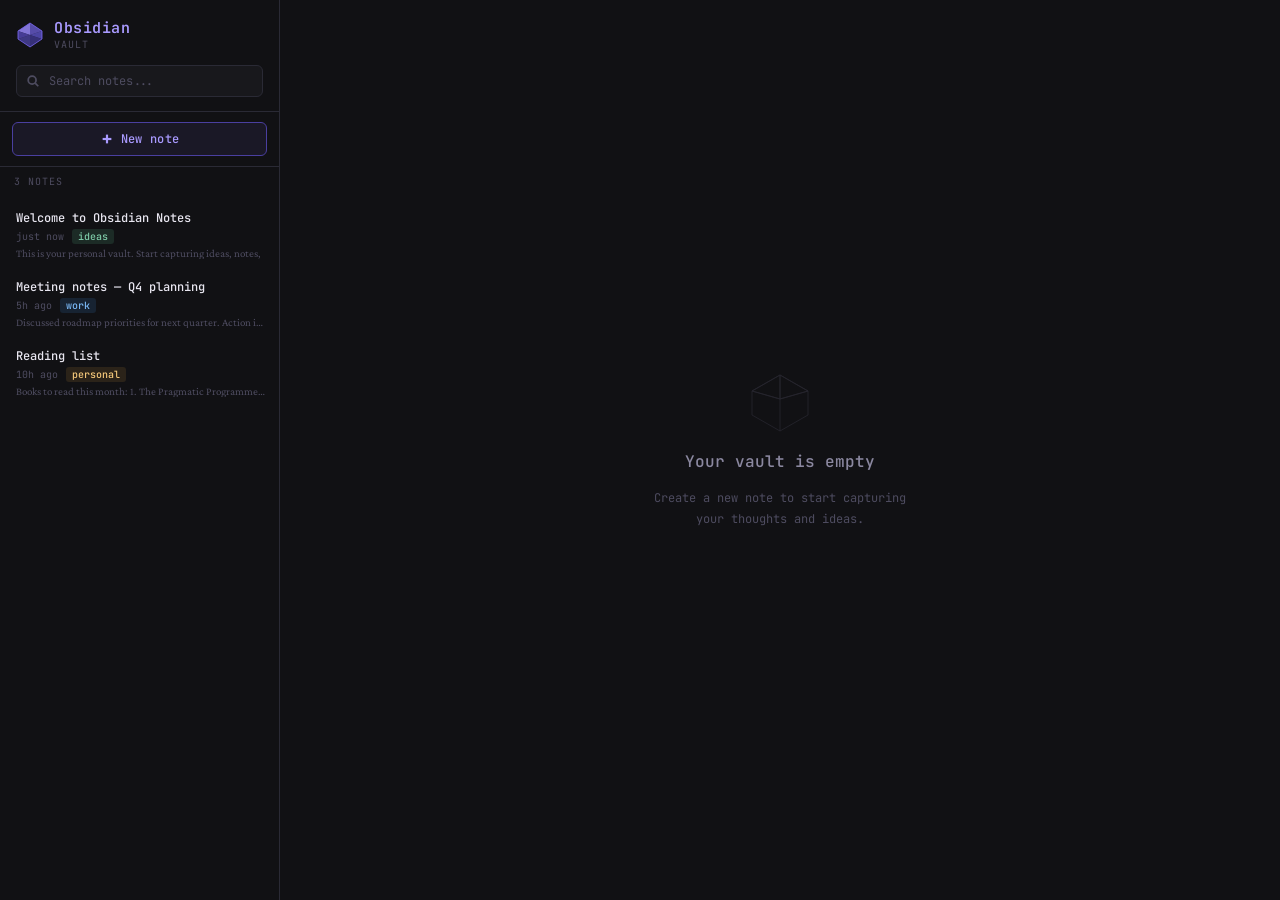
<file: index.html>
<!DOCTYPE html>
<html lang="en">
<head>
  <meta charset="UTF-8">
  <meta name="viewport" content="width=device-width, initial-scale=1.0">
  <title>Obsidian Notes</title>
  <link href="https://fonts.googleapis.com/css2?family=JetBrains+Mono:wght@400;500;600&family=Crimson+Pro:ital,wght@0,300;0,400;0,600;1,300&display=swap" rel="stylesheet">
  <link rel="stylesheet" href="styles.css">
</head>
<body>

  <!-- SIDEBAR -->
  <aside class="sidebar">
    <div class="sidebar-header">
      <div class="app-logo">
        <svg class="logo-gem" viewBox="0 0 28 28" fill="none" xmlns="http://www.w3.org/2000/svg">
          <polygon points="14,2 26,10 26,18 14,26 2,18 2,10" fill="#7c6af7" opacity="0.15"/>
          <polygon points="14,2 26,10 14,14" fill="#7c6af7" opacity="0.6"/>
          <polygon points="14,2 2,10 14,14" fill="#9b8bff" opacity="0.8"/>
          <polygon points="2,10 2,18 14,14" fill="#4a3fa0" opacity="0.9"/>
          <polygon points="26,10 26,18 14,14" fill="#6055d0" opacity="0.7"/>
          <polygon points="2,18 14,26 14,14" fill="#534ab7" opacity="0.6"/>
          <polygon points="26,18 14,26 14,14" fill="#3c3489" opacity="0.8"/>
          <polygon points="14,2 26,10 26,18 14,26 2,18 2,10" stroke="#7c6af7" stroke-width="0.8" fill="none"/>
        </svg>
        <div>
          <div class="app-name">Obsidian</div>
          <div class="app-sub">Vault</div>
        </div>
      </div>
      <div class="search-wrap">
        <svg viewBox="0 0 16 16"><circle cx="7" cy="7" r="4.5"/><line x1="10.5" y1="10.5" x2="14" y2="14"/></svg>
        <input type="text" id="searchInput" placeholder="Search notes..." oninput="filterNotes()" />
      </div>
    </div>

    <div class="sidebar-actions">
      <button class="btn-new" onclick="createNote()">
        <svg viewBox="0 0 16 16"><line x1="8" y1="3" x2="8" y2="13"/><line x1="3" y1="8" x2="13" y2="8"/></svg>
        New note
      </button>
    </div>

    <div class="note-count" id="noteCount">0 notes</div>
    <div class="notes-list" id="notesList"></div>
  </aside>

  <!-- MAIN AREA -->
  <main class="editor-area" id="editorArea">

    <!-- Welcome Screen -->
    <div class="welcome-screen" id="welcomeScreen">
      <svg viewBox="0 0 64 64">
        <polygon points="32,4 60,20 60,44 32,60 4,44 4,20" stroke-linejoin="round"/>
        <polygon points="32,4 60,20 32,28" stroke-linejoin="round"/>
        <polygon points="32,4 4,20 32,28" stroke-linejoin="round"/>
        <line x1="32" y1="28" x2="32" y2="60"/>
        <line x1="4" y1="20" x2="32" y2="28"/>
        <line x1="60" y1="20" x2="32" y2="28"/>
      </svg>
      <div class="welcome-title">Your vault is empty</div>
      <div class="welcome-sub">Create a new note to start capturing<br>your thoughts and ideas.</div>
    </div>

    <!-- Editor Panel (hidden initially) -->
    <div id="editorPanel" class="hidden" style="display:flex; flex-direction:column; flex:1; overflow:hidden;">
      <div class="editor-toolbar">
        <div class="toolbar-left">
          <select class="tag-select" id="tagSelect" onchange="updateCurrentNoteTag()">
            <option value="">— no tag —</option>
            <option value="ideas">💡 ideas</option>
            <option value="work">💼 work</option>
            <option value="personal">🌿 personal</option>
          </select>
          <div class="word-count" id="wordCount">0 words</div>
        </div>
        <div class="toolbar-right">
          <div class="status-dot" id="statusDot" title="Unsaved"></div>
          <button class="toolbar-btn save" onclick="saveCurrentNote()">
            <svg viewBox="0 0 16 16"><path d="M13 13H3a1 1 0 01-1-1V4l3-2h7l2 2v8a1 1 0 01-1 1z"/><rect x="5" y="8" width="6" height="5"/><rect x="5" y="2" width="4" height="3"/></svg>
            Save
          </button>
          <button class="toolbar-btn danger" onclick="confirmDelete()">
            <svg viewBox="0 0 16 16"><polyline points="2,4 14,4"/><path d="M5 4V2h6v2"/><path d="M5 7v5m3-5v5m3-5v5"/><rect x="3" y="4" width="10" height="9" rx="1"/></svg>
            Delete
          </button>
        </div>
      </div>

      <div class="title-area">
        <input type="text" id="noteTitle" placeholder="Untitled note…" oninput="onEdit()" />
        <div class="title-underline"></div>
      </div>

      <div class="editor-body">
        <textarea id="noteContent" placeholder="Begin writing… markdown and prose welcome." oninput="onEdit()"></textarea>
      </div>
    </div>

  </main>

  <!-- Delete Confirmation Modal -->
  <div class="modal-overlay" id="deleteModal">
    <div class="modal">
      <div class="modal-title">Delete this note?</div>
      <div class="modal-body" id="deleteModalBody">This action cannot be undone.</div>
      <div class="modal-actions">
        <button class="modal-btn" onclick="closeModal()">Cancel</button>
        <button class="modal-btn confirm-delete" onclick="deleteCurrentNote()">Delete forever</button>
      </div>
    </div>
  </div>

  <!-- Toast Notifications -->
  <div class="toast-container" id="toastContainer"></div>

  <script src="app.js"></script>
</body>
</html>
</file>
<file: styles.css>
*, *::before, *::after { box-sizing: border-box; margin: 0; padding: 0; }

:root {
  --bg-void: #0d0d0f;
  --bg-base: #111114;
  --bg-surface: #18181c;
  --bg-elevated: #202026;
  --bg-hover: #28282f;
  --bg-active: #2e2e38;
  --border: #2a2a35;
  --border-bright: #3d3d50;
  --accent: #7c6af7;
  --accent-glow: #9b8bff;
  --accent-dim: #4a3fa0;
  --accent-bg: rgba(124,106,247,0.08);
  --accent-bg-hover: rgba(124,106,247,0.15);
  --text-primary: #e8e6f0;
  --text-secondary: #8b88a0;
  --text-muted: #4e4c60;
  --text-accent: #a99aff;
  --tag-green: #3d7a5e;
  --tag-green-text: #7ecba8;
  --tag-blue: #2a5a8a;
  --tag-blue-text: #7ab8f5;
  --tag-amber: #7a5a2a;
  --tag-amber-text: #f5c87a;
  --danger: #c24040;
  --danger-hover: #e05050;
  --font-mono: 'JetBrains Mono', monospace;
  --font-serif: 'Crimson Pro', Georgia, serif;
  --radius: 6px;
  --radius-lg: 10px;
  --sidebar-w: 280px;
}

body {
  background: var(--bg-void);
  color: var(--text-primary);
  font-family: var(--font-mono);
  font-size: 13px;
  height: 100vh;
  display: flex;
  overflow: hidden;
}

/* SIDEBAR */
.sidebar {
  width: var(--sidebar-w);
  min-width: var(--sidebar-w);
  background: var(--bg-base);
  border-right: 1px solid var(--border);
  display: flex;
  flex-direction: column;
  overflow: hidden;
}

.sidebar-header {
  padding: 18px 16px 14px;
  border-bottom: 1px solid var(--border);
}

.app-logo {
  display: flex;
  align-items: center;
  gap: 10px;
  margin-bottom: 14px;
}

.logo-gem {
  width: 28px;
  height: 28px;
  flex-shrink: 0;
}

.app-name {
  font-size: 15px;
  font-weight: 600;
  color: var(--text-accent);
  letter-spacing: 0.5px;
}

.app-sub {
  font-size: 10px;
  color: var(--text-muted);
  letter-spacing: 1px;
  text-transform: uppercase;
}

.search-wrap {
  position: relative;
}

.search-wrap svg {
  position: absolute;
  left: 10px;
  top: 50%;
  transform: translateY(-50%);
  width: 14px;
  height: 14px;
  stroke: var(--text-muted);
  fill: none;
  stroke-width: 2;
}

#searchInput {
  width: 100%;
  background: var(--bg-surface);
  border: 1px solid var(--border);
  border-radius: var(--radius);
  color: var(--text-primary);
  font-family: var(--font-mono);
  font-size: 12px;
  padding: 7px 10px 7px 32px;
  outline: none;
  transition: border-color 0.2s;
}

#searchInput:focus { border-color: var(--accent-dim); }
#searchInput::placeholder { color: var(--text-muted); }

.sidebar-actions {
  padding: 10px 12px;
  border-bottom: 1px solid var(--border);
}

.btn-new {
  width: 100%;
  display: flex;
  align-items: center;
  justify-content: center;
  gap: 7px;
  background: var(--accent-bg);
  border: 1px solid var(--accent-dim);
  border-radius: var(--radius);
  color: var(--text-accent);
  font-family: var(--font-mono);
  font-size: 12px;
  font-weight: 500;
  padding: 8px 12px;
  cursor: pointer;
  transition: background 0.2s, border-color 0.2s;
  letter-spacing: 0.3px;
}

.btn-new:hover {
  background: var(--accent-bg-hover);
  border-color: var(--accent);
}

.btn-new svg { width: 14px; height: 14px; stroke: currentColor; fill: none; stroke-width: 2.5; }

.notes-list {
  flex: 1;
  overflow-y: auto;
  padding: 8px 0;
}

.notes-list::-webkit-scrollbar { width: 4px; }
.notes-list::-webkit-scrollbar-track { background: transparent; }
.notes-list::-webkit-scrollbar-thumb { background: var(--border); border-radius: 2px; }

.note-item {
  padding: 10px 14px;
  cursor: pointer;
  border-left: 2px solid transparent;
  transition: background 0.15s, border-color 0.15s;
  position: relative;
}

.note-item:hover { background: var(--bg-hover); }
.note-item.active { background: var(--bg-active); border-left-color: var(--accent); }

.note-item-title {
  font-size: 12px;
  font-weight: 500;
  color: var(--text-primary);
  white-space: nowrap;
  overflow: hidden;
  text-overflow: ellipsis;
  margin-bottom: 3px;
}

.note-item.active .note-item-title { color: var(--text-accent); }

.note-item-meta {
  display: flex;
  align-items: center;
  gap: 8px;
}

.note-item-date {
  font-size: 10px;
  color: var(--text-muted);
}

.note-tag {
  font-size: 10px;
  padding: 1px 6px;
  border-radius: 3px;
  font-weight: 500;
}

.tag-ideas { background: rgba(61,122,94,0.25); color: var(--tag-green-text); }
.tag-work { background: rgba(42,90,138,0.25); color: var(--tag-blue-text); }
.tag-personal { background: rgba(122,90,42,0.25); color: var(--tag-amber-text); }

.note-item-preview {
  font-size: 11px;
  color: var(--text-muted);
  white-space: nowrap;
  overflow: hidden;
  text-overflow: ellipsis;
  margin-top: 3px;
  font-family: var(--font-serif);
}

.empty-state {
  padding: 40px 20px;
  text-align: center;
  color: var(--text-muted);
  font-size: 12px;
  line-height: 1.8;
}

.empty-state svg {
  width: 40px; height: 40px;
  stroke: var(--text-muted);
  fill: none;
  stroke-width: 1;
  margin-bottom: 12px;
  opacity: 0.5;
}

.note-count {
  padding: 8px 14px 4px;
  font-size: 10px;
  color: var(--text-muted);
  text-transform: uppercase;
  letter-spacing: 1px;
}

/* MAIN EDITOR */
.editor-area {
  flex: 1;
  display: flex;
  flex-direction: column;
  overflow: hidden;
  background: var(--bg-base);
}

.editor-toolbar {
  display: flex;
  align-items: center;
  justify-content: space-between;
  padding: 12px 24px;
  border-bottom: 1px solid var(--border);
  background: var(--bg-base);
  gap: 12px;
}

.toolbar-left { display: flex; align-items: center; gap: 8px; flex: 1; }
.toolbar-right { display: flex; align-items: center; gap: 6px; }

.toolbar-btn {
  display: flex;
  align-items: center;
  gap: 6px;
  background: var(--bg-elevated);
  border: 1px solid var(--border);
  border-radius: var(--radius);
  color: var(--text-secondary);
  font-family: var(--font-mono);
  font-size: 11px;
  padding: 6px 10px;
  cursor: pointer;
  transition: all 0.15s;
  white-space: nowrap;
}

.toolbar-btn:hover { background: var(--bg-hover); color: var(--text-primary); border-color: var(--border-bright); }
.toolbar-btn svg { width: 13px; height: 13px; stroke: currentColor; fill: none; stroke-width: 2; }

.toolbar-btn.danger:hover { background: rgba(194,64,64,0.15); border-color: var(--danger); color: var(--danger); }
.toolbar-btn.save { background: var(--accent-bg); border-color: var(--accent-dim); color: var(--text-accent); }
.toolbar-btn.save:hover { background: var(--accent-bg-hover); border-color: var(--accent); }

.tag-select {
  background: var(--bg-elevated);
  border: 1px solid var(--border);
  border-radius: var(--radius);
  color: var(--text-secondary);
  font-family: var(--font-mono);
  font-size: 11px;
  padding: 6px 8px;
  cursor: pointer;
  outline: none;
  transition: all 0.15s;
}

.tag-select:hover { border-color: var(--border-bright); }

.word-count {
  font-size: 10px;
  color: var(--text-muted);
  padding: 0 6px;
  border-left: 1px solid var(--border);
  margin-left: 2px;
}

/* TITLE INPUT */
.title-area {
  padding: 32px 48px 16px;
  border-bottom: 1px solid var(--border);
}

#noteTitle {
  width: 100%;
  background: transparent;
  border: none;
  outline: none;
  font-family: var(--font-serif);
  font-size: 32px;
  font-weight: 300;
  color: var(--text-primary);
  letter-spacing: -0.5px;
  line-height: 1.3;
}

#noteTitle::placeholder { color: var(--text-muted); font-style: italic; }

.title-underline {
  height: 1px;
  background: linear-gradient(90deg, var(--accent-dim) 0%, transparent 80%);
  margin-top: 12px;
  opacity: 0;
  transition: opacity 0.3s;
}

#noteTitle:focus ~ .title-underline { opacity: 1; }

/* EDITOR BODY */
.editor-body {
  flex: 1;
  overflow-y: auto;
  padding: 20px 48px 40px;
}

.editor-body::-webkit-scrollbar { width: 5px; }
.editor-body::-webkit-scrollbar-thumb { background: var(--border); border-radius: 3px; }

#noteContent {
  width: 100%;
  min-height: 100%;
  background: transparent;
  border: none;
  outline: none;
  font-family: var(--font-serif);
  font-size: 17px;
  font-weight: 300;
  color: var(--text-secondary);
  line-height: 1.9;
  resize: none;
  white-space: pre-wrap;
}

#noteContent::placeholder { color: var(--text-muted); font-style: italic; }

/* WELCOME SCREEN */
.welcome-screen {
  flex: 1;
  display: flex;
  align-items: center;
  justify-content: center;
  flex-direction: column;
  gap: 16px;
  color: var(--text-muted);
  background: var(--bg-base);
}

.welcome-screen svg {
  width: 64px; height: 64px;
  stroke: var(--text-muted);
  fill: none;
  stroke-width: 0.8;
  opacity: 0.35;
}

.welcome-title { font-size: 16px; font-weight: 500; color: var(--text-secondary); }
.welcome-sub { font-size: 12px; color: var(--text-muted); line-height: 1.7; text-align: center; }

/* TOAST */
.toast-container {
  position: fixed;
  bottom: 20px;
  right: 20px;
  display: flex;
  flex-direction: column;
  gap: 8px;
  z-index: 1000;
}

.toast {
  background: var(--bg-elevated);
  border: 1px solid var(--border-bright);
  border-radius: var(--radius);
  color: var(--text-primary);
  font-family: var(--font-mono);
  font-size: 12px;
  padding: 10px 16px;
  display: flex;
  align-items: center;
  gap: 8px;
  animation: slideIn 0.25s ease;
  max-width: 280px;
}

.toast.success { border-color: #3d7a5e; }
.toast.deleted { border-color: var(--danger); }

.toast svg { width: 14px; height: 14px; stroke: currentColor; fill: none; stroke-width: 2; flex-shrink: 0; }
.toast.success svg { stroke: var(--tag-green-text); }
.toast.deleted svg { stroke: var(--danger-hover); }

@keyframes slideIn {
  from { transform: translateX(20px); opacity: 0; }
  to { transform: translateX(0); opacity: 1; }
}

/* MODAL */
.modal-overlay {
  display: none;
  position: fixed;
  inset: 0;
  background: rgba(0,0,0,0.6);
  z-index: 100;
  align-items: center;
  justify-content: center;
}

.modal-overlay.open { display: flex; }

.modal {
  background: var(--bg-elevated);
  border: 1px solid var(--border-bright);
  border-radius: var(--radius-lg);
  padding: 24px;
  width: 360px;
  max-width: 90vw;
}

.modal-title { font-size: 14px; font-weight: 600; color: var(--text-primary); margin-bottom: 8px; }
.modal-body { font-size: 12px; color: var(--text-secondary); line-height: 1.7; margin-bottom: 20px; }

.modal-actions { display: flex; gap: 8px; justify-content: flex-end; }

.modal-btn {
  background: var(--bg-surface);
  border: 1px solid var(--border);
  border-radius: var(--radius);
  color: var(--text-secondary);
  font-family: var(--font-mono);
  font-size: 12px;
  padding: 7px 16px;
  cursor: pointer;
  transition: all 0.15s;
}

.modal-btn:hover { background: var(--bg-hover); color: var(--text-primary); }
.modal-btn.confirm-delete { background: rgba(194,64,64,0.15); border-color: var(--danger); color: var(--danger-hover); }
.modal-btn.confirm-delete:hover { background: rgba(194,64,64,0.3); }

/* STATUS INDICATOR */
.status-dot {
  width: 6px; height: 6px;
  border-radius: 50%;
  background: var(--text-muted);
  transition: background 0.3s;
}

.status-dot.saved { background: var(--tag-green-text); }
.status-dot.unsaved { background: var(--tag-amber-text); }

.hidden { display: none !important; }
</file>
